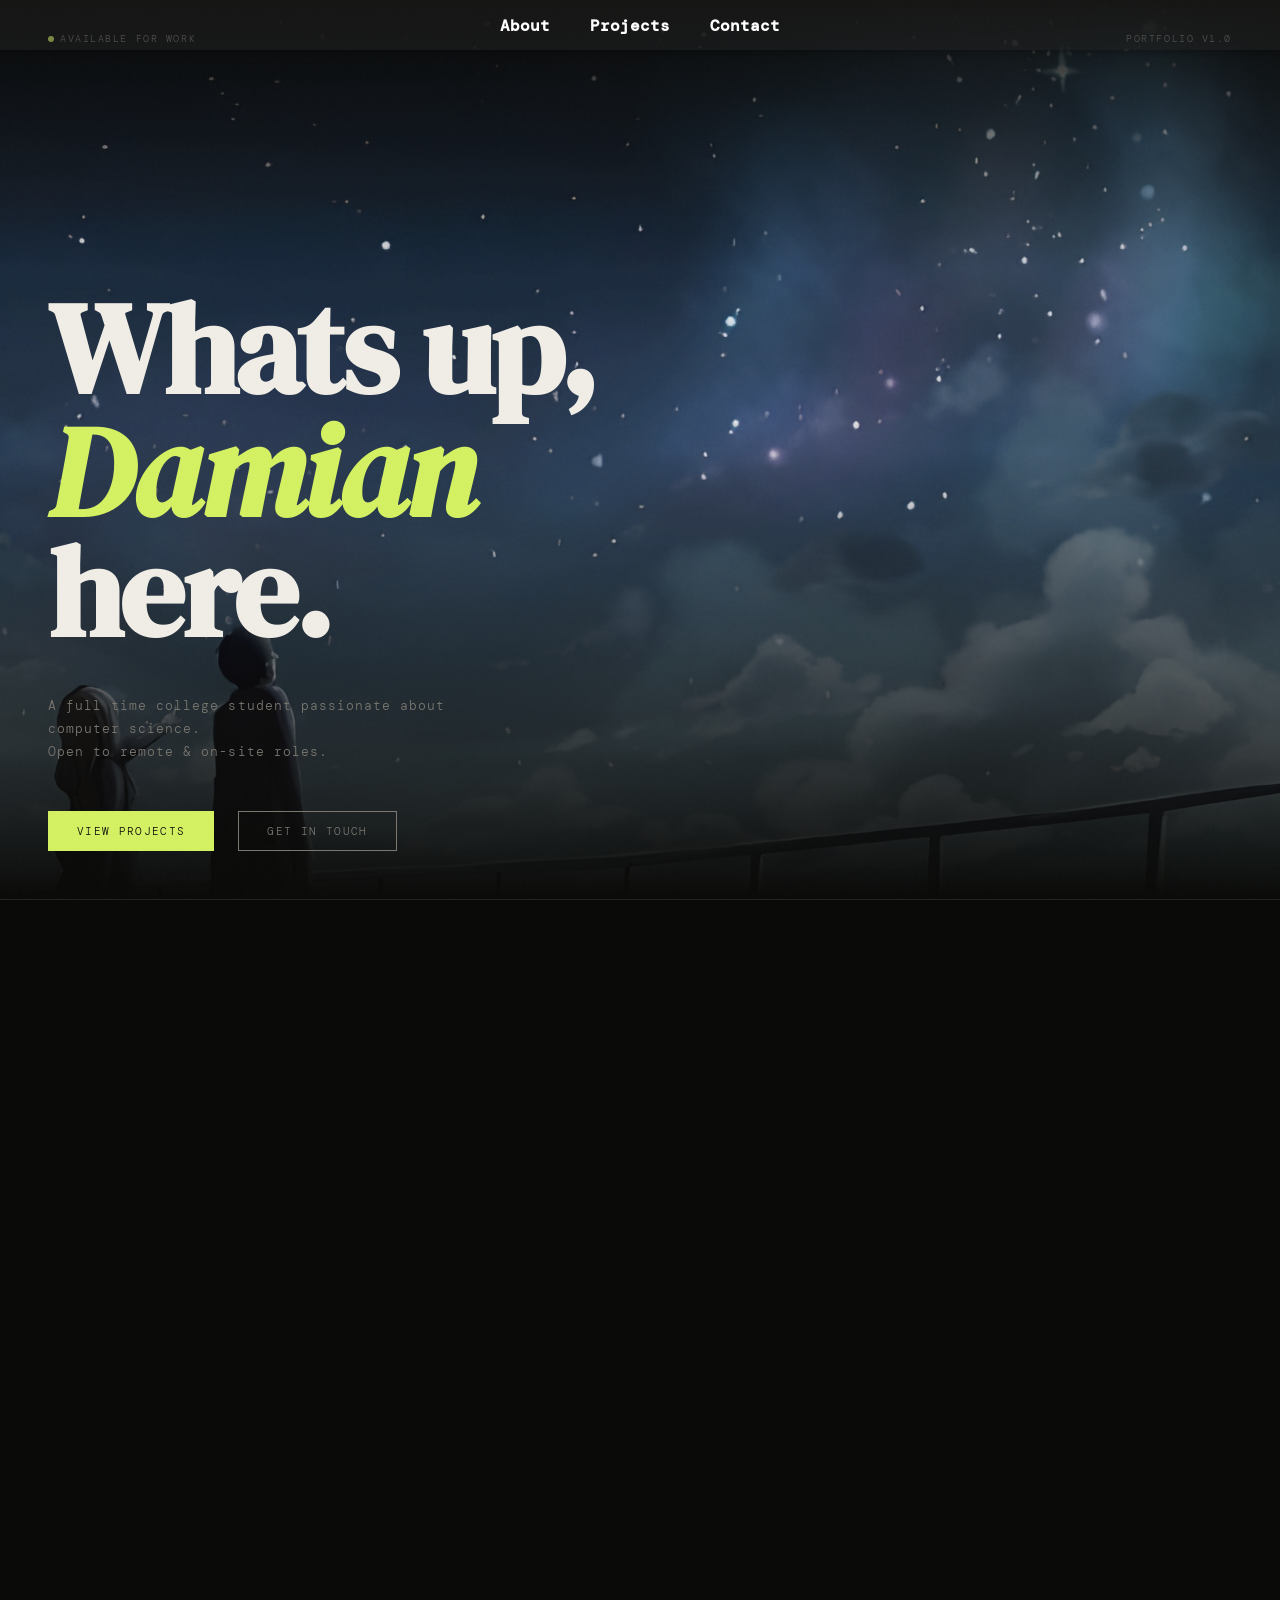
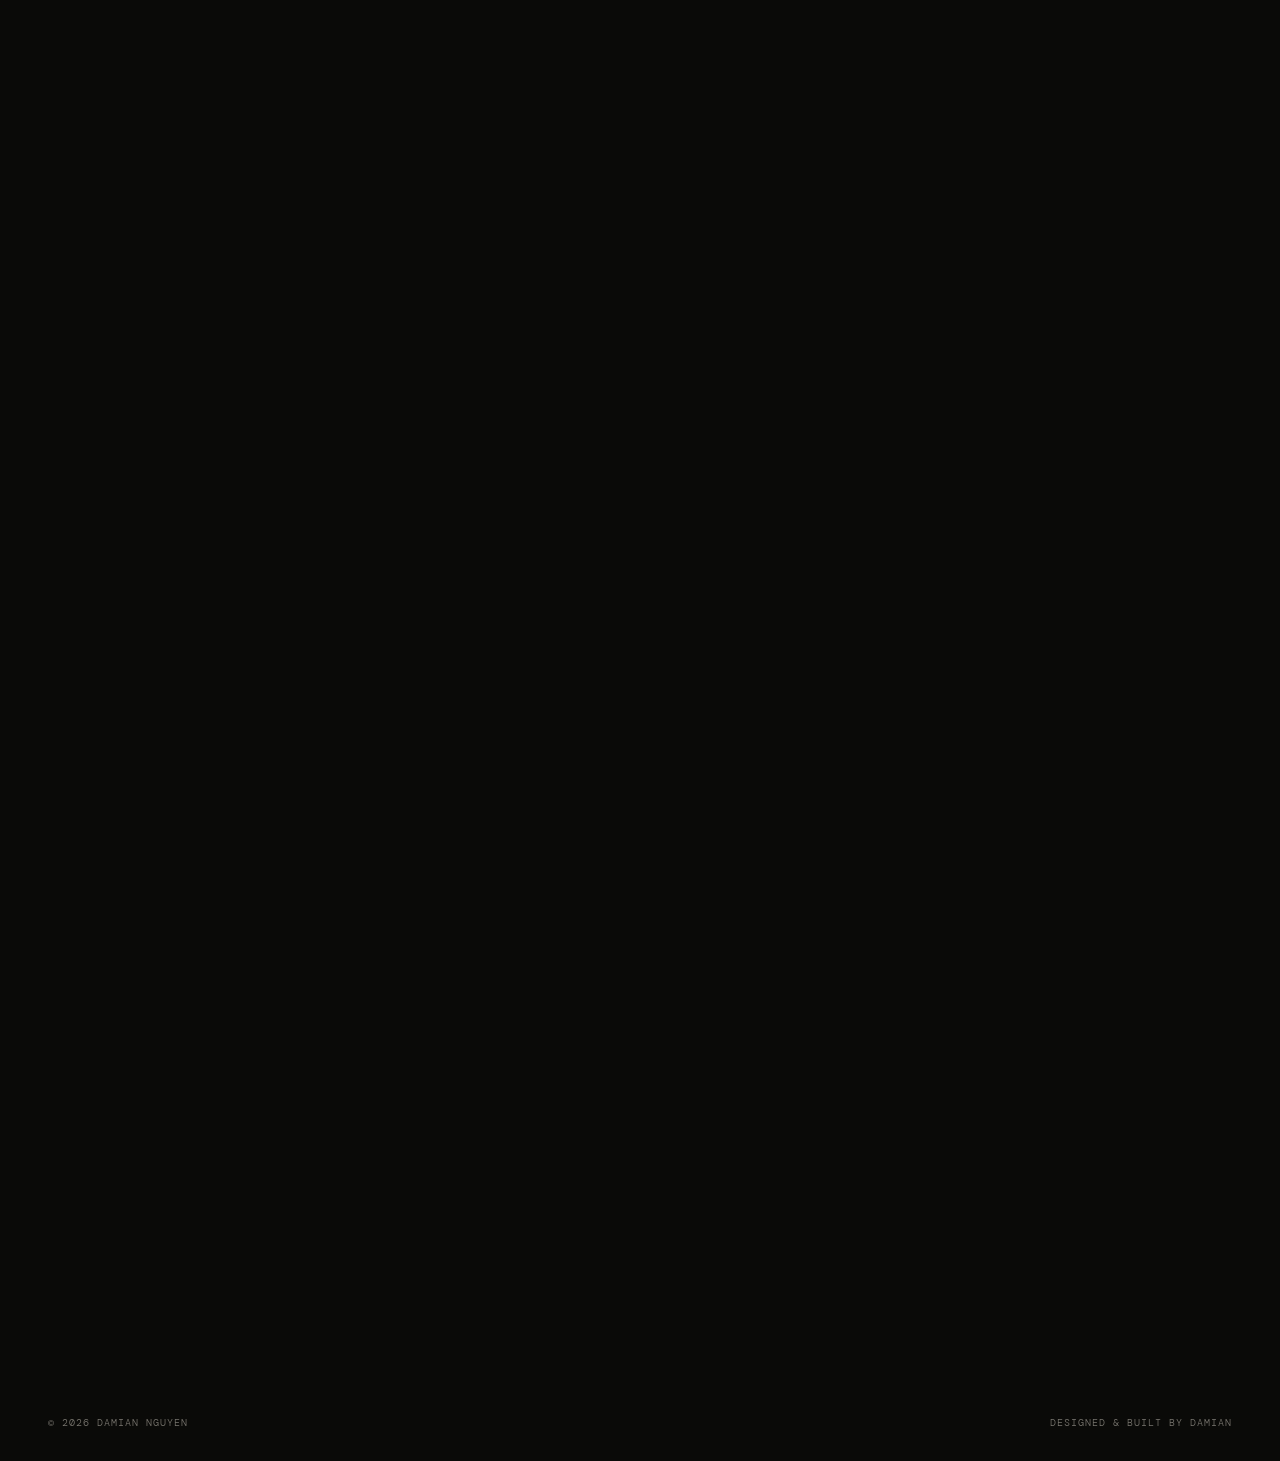
<file: home.html>
<!DOCTYPE html>
<html lang="en">

<head>
  <meta charset="UTF-8" />
  <meta name="viewport" content="width=device-width, initial-scale=1.0" />
  <title>Damian's Portfolio</title>
  <link rel="preconnect" href="https://fonts.googleapis.com">
  <link
    href="https://fonts.googleapis.com/css2?family=DM+Serif+Display:ital@0;1&family=DM+Mono:wght@300;400;500&display=swap"
    rel="stylesheet">
  <!-- External CSS -->
  <link rel="stylesheet" href="css/style.css" />
</head>

<body>
  <nav class="top-tab-bar">
    <a href="#about" class="tab-link">About</a>
    <a href="projects/projects.html" class="tab-link">Projects</a>
    <a href="#contact" class="tab-link">Contact</a>
  </nav>

  <!-- HEADER -->
  <header>
    <div class="hero-image">
      <img src="images/headers/header_banner.jpg" alt="Header banner" />
    </div>
    <div class="status-bar">
      <div><span class="dot"></span>Available for work</div>
      <div>Portfolio v1.0</div>
    </div>
    <div class="hero-content">
      <h1>Whats up, <em>Damian</em><br>here.</h1>
      <p class="tagline">
        A full time college student passionate about computer science.<br>
        Open to remote &amp; on-site roles.
      </p>
      <div class="hero-nav">
        <a href="#projects" class="btn btn-primary">View Projects</a>
        <a href="#contact" class="btn btn-ghost">Get in Touch</a>
      </div>
    </div>
  </header>

  <!-- ABOUT -->
  <section id="about" class="fade-in">
    <div class="section-label"><span>01</span>About</div>
    <div class="about-grid">
      <div class="about-text fade-in-left">
        <h2>Ok so...<br>What does this guy do?</h2>
        <p>
          Hi! I'm <strong>Damian</strong>, a person who just likes to code!
          I've been coding for <strong>6 years</strong> — since around middle school.
        </p>
        <p>
          Anyways, I always loved algorithms, debugging, and problem-solving through programming issues.
          It really feels quite rewarding, and I can't put my finger on why.
        </p>
        <a href="images/resumes/coll_resume.pdf" download class="btn btn-ghost"
          style="display:inline-block;margin-top:0.5rem;">Download CV ↓</a>
      </div>
      <div class="fade-in-right">
        <div class="skills-list stagger-children">
          <div class="skill-item">JavaScript / TypeScript</div>
          <div class="skill-item">React / Next.js</div>
          <div class="skill-item">Node.js</div>
          <div class="skill-item">Python</div>
          <div class="skill-item">Lua</div>
          <div class="skill-item">HTML / CSS</div>
        </div>
      </div>
    </div>
  </section>

  <!-- PROJECTS -->
  <section id="projects" class="fade-in">
    <div class="section-label"><span>02</span>Selected Work</div>
    <div class="projects-grid stagger-children">

      <a href="projects/web_user_storage/simplewebstorage.html" class="project-card">
        <div class="project-image">
          <img src="images/projects/project_1.png" alt="Code preview" />
        </div>
        <div class="project-num">01 —</div>
        <div class="project-title">A simple client-server user system.</div>
        <div class="project-desc">The first project I've done. Has a login and sign-up system.</div>
        <div class="project-footer">
          <div class="project-tags">
            <span class="tag">Python</span>
            <span class="tag">Flask</span>
          </div>
          <span class="project-arrow">↗</span>
        </div>
      </a>

      <!-- Remove this card when you have a real project to replace it -->
      <div class="project-card project-card--dim">
        <div class="project-num">02 —</div>
        <div class="project-title" style="color: var(--muted);">More on the way.</div>
        <div class="project-desc">Currently building. Check back soon or follow along on GitHub.</div>
        <div class="project-footer">
          <div class="project-tags">
            <span class="tag" style="opacity:0.4;">TBD</span>
          </div>
          <span class="project-arrow" style="opacity:0.3;">↗</span>
        </div>
      </div>

    </div>
  </section>

  <!-- CONTACT -->
  <section id="contact" class="fade-in">
    <div class="section-label"><span>03</span>Contact</div>
    <div class="contact-grid">

      <div class="contact-left fade-in-left">
        <h2>Hey, want to<br>reach me?</h2>
        <p>You can email me below. I try to reply within 24 hours.</p>
        <a href="https://mail.google.com/mail/?view=cm&to=d.nguyen82006@gmail.com" target="_blank"
          class="btn btn-primary" style="margin-bottom: 3rem; display:inline-block;">
          Get in Touch →
        </a>
        <div class="contact-links">
          <a href="https://github.com/DNguyen-D" class="contact-link" target="_blank">
            <span>GitHub</span>
            <span class="link-arrow">→</span>
          </a>
        </div>
      </div>

      <div class="contact-right fade-in-right">
        <h3>Quick facts.</h3>
        <div class="contact-fact">
          <div class="contact-fact-row">
            <span>Status</span>
            <span>Open to work</span>
          </div>
          <div class="contact-fact-row">
            <span>Experience</span>
            <span>6 years coding</span>
          </div>
          <div class="contact-fact-row">
            <span>Currently</span>
            <span>Full-time student</span>
          </div>
          <div class="contact-fact-row">
            <span>Availability</span>
            <span>Remote &amp; on-site</span>
          </div>
          <div class="contact-fact-row">
            <span>Response time</span>
            <span>Within 24 hours</span>
          </div>
        </div>
      </div>

    </div>
  </section>

  <!-- FOOTER -->
  <footer>
    <span>© 2026 Damian Nguyen</span>
    <span>Designed &amp; Built by Damian</span>
  </footer>

  <!-- External JavaScript -->
  <script src="js/main.js"></script>
</body>

</html>
</file>
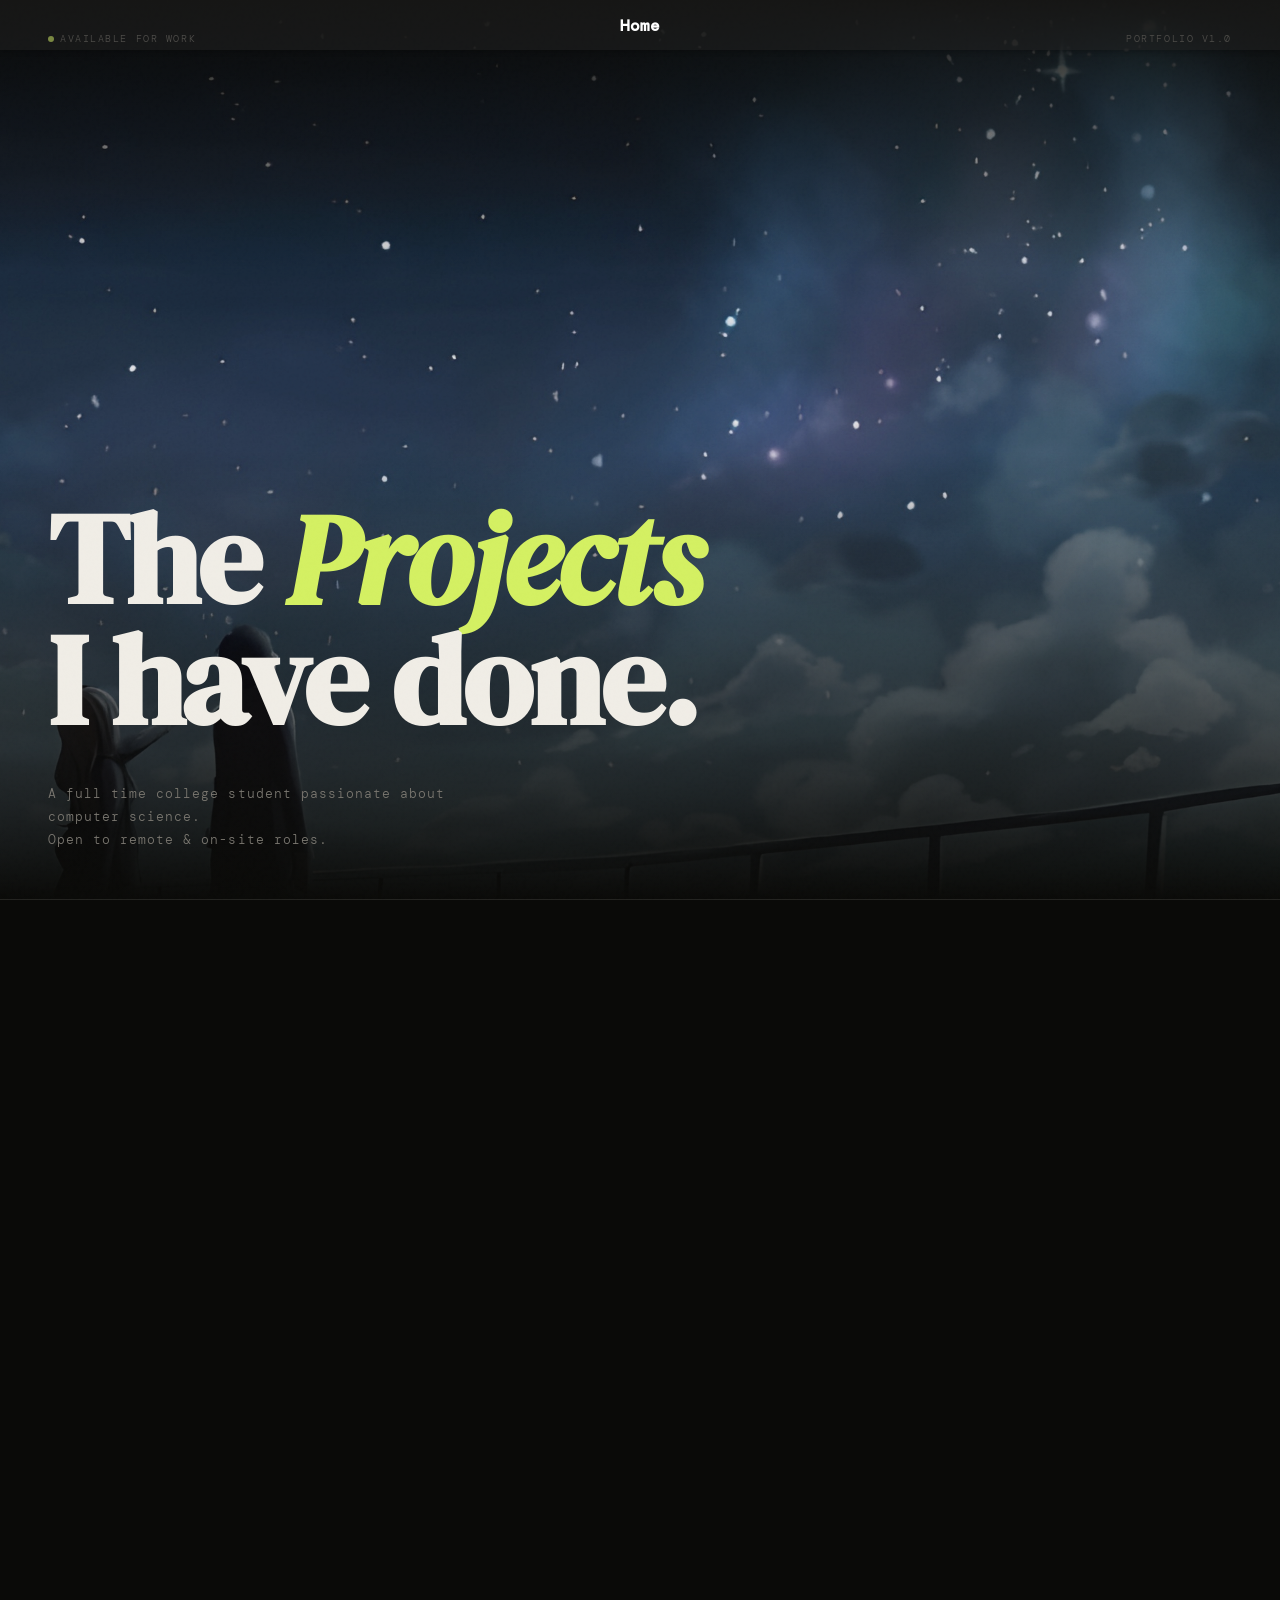
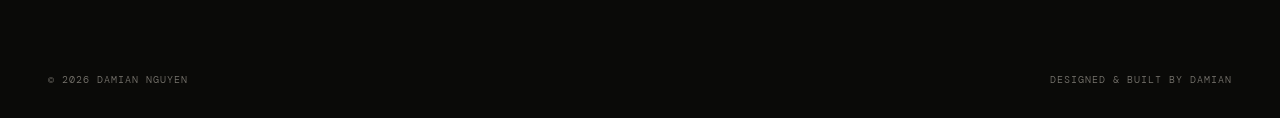
<file: projects/projects.html>
<!DOCTYPE html>
<html lang="en">

<head>
  <meta charset="UTF-8" />
  <meta name="viewport" content="width=device-width, initial-scale=1.0" />
  <title>Damian's Portfolio</title>
  <link rel="preconnect" href="https://fonts.googleapis.com">
  <link
    href="https://fonts.googleapis.com/css2?family=DM+Serif+Display:ital@0;1&family=DM+Mono:wght@300;400;500&display=swap"
    rel="stylesheet">
  <!-- External CSS -->
  <link rel="stylesheet" href="../css/style.css" />
</head>

<body>
  <nav class="top-tab-bar">
    <a href="../home.html" class="tab-link">Home</a>
  </nav>

  <!-- HEADER -->
  <header>
    <div class="hero-image">
      <img src="../images/headers/header_banner.jpg" alt="Header banner" />
    </div>
    <div class="status-bar">
      <div><span class="dot"></span>Available for work</div>
      <div>Portfolio v1.0</div>
    </div>
    <div class="hero-content">
      <h1>The <em>Projects</em><br>I have done.</h1>
      <p class="tagline">
        A full time college student passionate about computer science.<br>
        Open to remote &amp; on-site roles.
      </p>

    </div>
  </header>

  <!-- PROJECTS -->
  <section id="projects" class="fade-in">
    <div class="section-label"><span>02</span>Selected Work</div>
    <div class="projects-grid stagger-children">

      <a href="web_user_storage/simplewebstorage.html" class="project-card">
        <div class="project-image">
          <img src="../images/projects/project_1.png" alt="Code preview" />
        </div>
        <div class="project-num">01 —</div>
        <div class="project-title">A simple client-server user system.</div>
        <div class="project-desc">The first project I've done. Has a login and sign-up system.</div>
        <div class="project-footer">
          <div class="project-tags">
            <span class="tag">Python</span>
            <span class="tag">Flask</span>
          </div>
          <span class="project-arrow">↗</span>
        </div>
      </a>

      <!-- Remove this card when you have a real project to replace it -->
      <div class="project-card project-card--dim">
        <div class="project-num">02 —</div>
        <div class="project-title" style="color: var(--muted);">More on the way.</div>
        <div class="project-desc">Currently building. Check back soon or follow along on GitHub.</div>
        <div class="project-footer">
          <div class="project-tags">
            <span class="tag" style="opacity:0.4;">TBD</span>
          </div>
          <span class="project-arrow" style="opacity:0.3;">↗</span>
        </div>
      </div>

    </div>
  </section>

  <!-- FOOTER -->
  <footer>
    <span>© 2026 Damian Nguyen</span>
    <span>Designed &amp; Built by Damian</span>
  </footer>

  <!-- External JavaScript -->
  <script src="../js/main.js"></script>
</body>

</html>
</file>
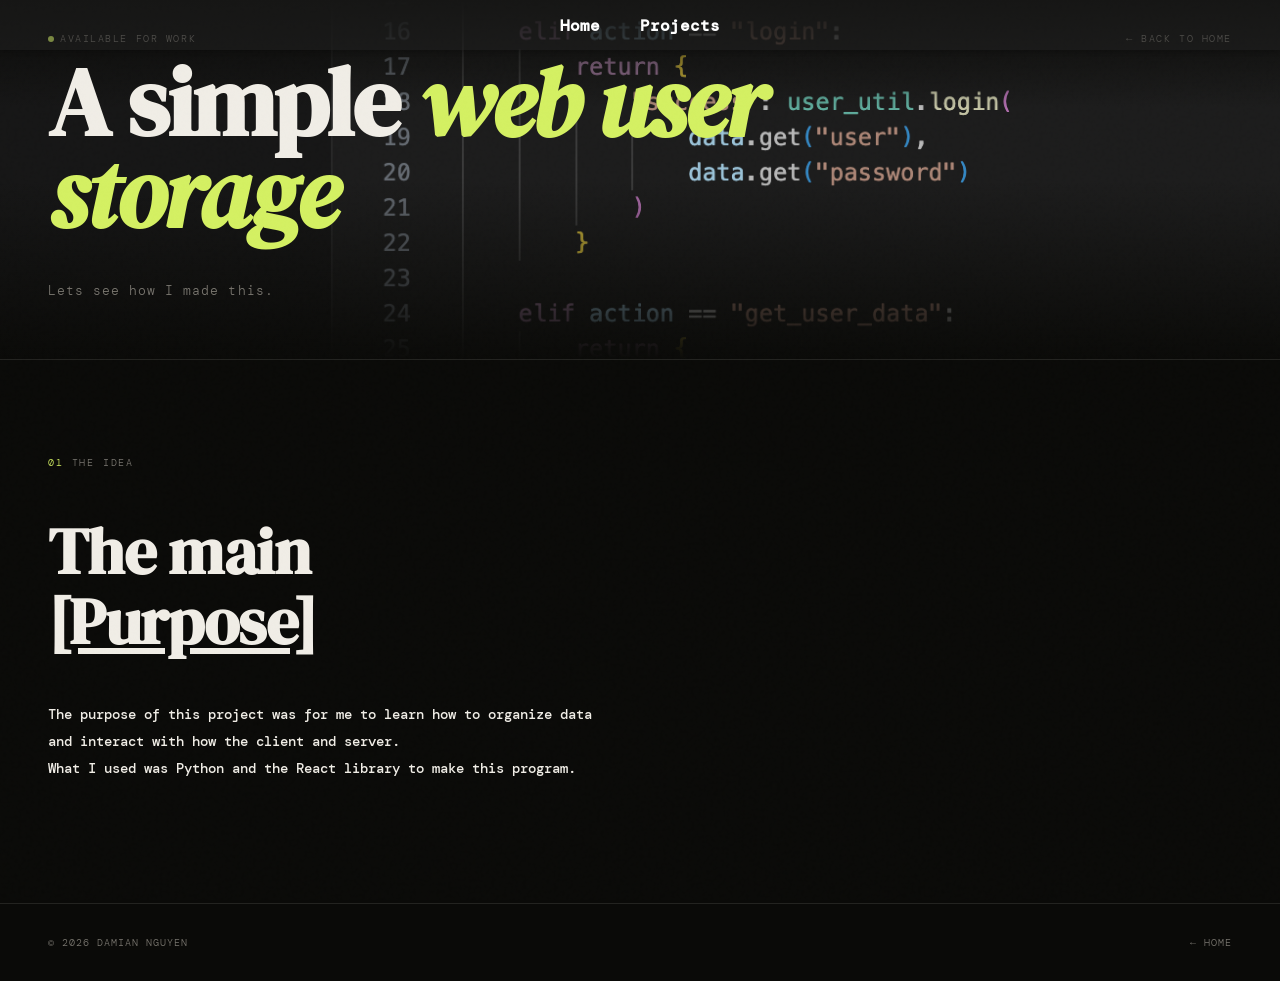
<file: projects/web_user_storage/simplewebstorage.html>
<!DOCTYPE html>
<html lang="en">

<head>
  <meta charset="UTF-8" />
  <meta name="viewport" content="width=device-width, initial-scale=1.0" />
  <title>Projects - Damian's Portfolio</title>
  <link rel="preconnect" href="https://fonts.googleapis.com">
  <link
    href="https://fonts.googleapis.com/css2?family=DM+Serif+Display:ital@0;1&family=DM+Mono:wght@300;400;500&display=swap"
    rel="stylesheet">
  <link rel="stylesheet" href="../../css/style.css" />
</head>

<body>
  <nav class="top-tab-bar">
    <a href="../../home.html" class="tab-link">Home</a>
    <a href="../projects.html" class="tab-link">Projects</a>
  </nav>
  
  <header style="min-height: 40vh; justify-content: center;">
    <div class="hero-image">
      <img src="../../images/projects/project_1.png" alt="Header banner" />
    </div>
    <div class="status-bar">
      <div><span class="dot"></span>Available for work</div>
      <div><a href="../../index.html" style="color: var(--muted); text-decoration: none;">← Back to Home</a></div>
    </div>
    <div class="hero-content">
      <h1 style="font-size: clamp(3rem, 8vw, 6rem);">A simple <em>web user storage</em></h1>
      <p class="tagline">Lets see how I made this.</p>
    </div>
  </header>

  <section id="about" class="fade-in">
    <div class="section-label"><span>01</span>The Idea</div>
      <div class="about-grid">
        <div class="about-text fade-in-left">
          <h2>The main<br><span style="text-decoration: underline;">[Purpose]</span></h2>
          <p>
            <br>
            <strong>The purpose of this project was for me to learn how to organize data and interact with how the client and server.<br>
            What I used was Python and the React library to make this program.</strong>
          </p>
        </div>
      </div>
    </div>
  </section>
    

  <footer>
    <span>© 2026 Damian Nguyen</span>
    <span><a href="../../index.html" style="color: var(--muted); text-decoration: none;">← Home</a></span>
  </footer>

  <script src="../../js/main.js"></script>
</body>

</html>
</file>
<file: css/style.css>
/* css/style.css */
*,
*::before,
*::after {
  box-sizing: border-box;
  margin: 0;
  padding: 0;
}

:root {
  --bg: #0a0a08;
  --ink: #f0ede6;
  --muted: #7a7770;
  --accent: #d4f062;
  --line: #232320;
}

html {
  scroll-behavior: smooth;
}

body {
  background: var(--bg);
  color: var(--ink);
  font-family: 'DM Mono', monospace;
  font-weight: 300;
  overflow-x: hidden;
}

body::before {
  content: '';
  position: fixed;
  inset: 0;
  background-image: url("data:image/svg+xml,%3Csvg viewBox='0 0 256 256' xmlns='http://www.w3.org/2000/svg'%3E%3Cfilter id='noise'%3E%3CfeTurbulence type='fractalNoise' baseFrequency='0.9' numOctaves='4' stitchTiles='stitch'/%3E%3C/filter%3E%3Crect width='100%25' height='100%25' filter='url(%23noise)' opacity='0.04'/%3E%3C/svg%3E");
  pointer-events: none;
  z-index: 100;
  opacity: 0.4;
}

/* ---- HEADER ---- */
header {
  min-height: 100vh;
  display: flex;
  flex-direction: column;
  justify-content: flex-end;
  padding: 3rem;
  border-bottom: 1px solid var(--line);
  position: relative;
}

.hero-image {
  position: absolute;
  inset: 0;
  z-index: 0;
  overflow: hidden;
}

.hero-image img {
  width: 100%;
  height: 100%;
  object-fit: cover;
  object-position: center;
  filter: grayscale(30%) brightness(0.9);
}

.hero-image::after {
  content: '';
  position: absolute;
  inset: 0;
  background: linear-gradient(to bottom, var(--bg) 0%, transparent 30%, transparent 50%, var(--bg) 100%);
}

.hero-content {
  position: relative;
  z-index: 1;
}

.status-bar {
  position: absolute;
  top: 2rem;
  left: 3rem;
  right: 3rem;
  display: flex;
  justify-content: space-between;
  font-size: 0.65rem;
  letter-spacing: 0.15em;
  text-transform: uppercase;
  color: var(--muted);
  z-index: 1;
}

.status-bar .dot {
  display: inline-block;
  width: 6px;
  height: 6px;
  border-radius: 50%;
  background: var(--accent);
  margin-right: 6px;
  animation: pulse 2s ease-in-out infinite;
}

@keyframes pulse {
  0%,
  100% {
    opacity: 1;
  }
  50% {
    opacity: 0.3;
  }
}

h1 {
  font-family: 'DM Serif Display', serif;
  font-size: clamp(3.5rem, 10vw, 9rem);
  line-height: 0.95;
  letter-spacing: -0.02em;
  max-width: 900px;
  opacity: 0;
  transform: translateY(30px);
  animation: rise 0.9s cubic-bezier(0.16, 1, 0.3, 1) 0.2s forwards;
}

h1 em {
  font-style: italic;
  color: var(--accent);
}

.tagline {
  margin-top: 2.5rem;
  font-size: 0.8rem;
  letter-spacing: 0.08em;
  color: var(--muted);
  max-width: 400px;
  line-height: 1.8;
  opacity: 0;
  animation: rise 0.9s cubic-bezier(0.16, 1, 0.3, 1) 0.45s forwards;
}

.hero-nav {
  margin-top: 3rem;
  display: flex;
  gap: 1.5rem;
  opacity: 0;
  animation: rise 0.9s cubic-bezier(0.16, 1, 0.3, 1) 0.6s forwards;
}

.btn {
  display: inline-block;
  padding: 0.75rem 1.75rem;
  font-family: 'DM Mono', monospace;
  font-size: 0.7rem;
  letter-spacing: 0.12em;
  text-transform: uppercase;
  text-decoration: none;
  border: 1px solid currentColor;
  transition: all 0.2s ease;
  cursor: pointer;
}

.btn-primary {
  background: var(--accent);
  color: var(--bg);
  border-color: var(--accent);
}

.btn-primary:hover {
  background: transparent;
  color: var(--accent);
}

.btn-ghost {
  color: var(--muted);
}

.btn-ghost:hover {
  color: var(--ink);
  border-color: var(--ink);
}

@keyframes rise {
  to {
    opacity: 1;
    transform: translateY(0);
  }
}

/* ---- SECTIONS ---- */
section {
  padding: 6rem 3rem;
  border-bottom: 1px solid var(--line);
}

.section-label {
  font-size: 0.62rem;
  letter-spacing: 0.18em;
  text-transform: uppercase;
  color: var(--muted);
  margin-bottom: 3rem;
}

.section-label span {
  color: var(--accent);
  margin-right: 0.5rem;
}

h2 {
  font-family: 'DM Serif Display', serif;
  font-size: clamp(2rem, 5vw, 4rem);
  line-height: 1.1;
  letter-spacing: -0.01em;
  margin-bottom: 1rem;
}

/* ---- ABOUT ---- */
.about-grid {
  display: grid;
  grid-template-columns: 1fr 1fr;
  gap: 4rem;
  align-items: start;
  margin-top: 3rem;
}

.about-text p {
  font-size: 0.85rem;
  line-height: 2;
  color: var(--muted);
  margin-bottom: 1.5rem;
}

.about-text p strong {
  color: var(--ink);
  font-weight: 500;
}

.skills-list {
  display: grid;
  grid-template-columns: 1fr 1fr;
  gap: 0;
}

.skill-item {
  padding: 1rem 0;
  border-bottom: 1px solid var(--line);
  font-size: 0.72rem;
  letter-spacing: 0.06em;
  display: flex;
  align-items: center;
  gap: 0.75rem;
  color: var(--muted);
  transition: color 0.2s;
}

.skill-item:hover {
  color: var(--ink);
}

.skill-item::before {
  content: '';
  width: 4px;
  height: 4px;
  border-radius: 50%;
  background: var(--accent);
  flex-shrink: 0;
}

/* ---- PROJECTS ---- */
.projects-grid {
  display: grid;
  grid-template-columns: repeat(auto-fill, minmax(360px, 1fr));
  gap: 1px;
  background: var(--line);
  margin-top: 3rem;
  border: 1px solid var(--line);
}

.project-card {
  background: var(--bg);
  padding: 2.5rem;
  display: flex;
  flex-direction: column;
  gap: 1rem;
  transition: background 0.2s;
  position: relative;
  overflow: hidden;
  text-decoration: none;
  color: inherit;
}

.project-card:hover {
  background: #111110;
}

.project-card:hover .project-arrow {
  transform: translate(4px, -4px);
}

.project-card--dim {
  cursor: default;
}

.project-card--dim:hover {
  background: var(--bg);
}

.project-num {
  font-size: 0.6rem;
  letter-spacing: 0.15em;
  color: var(--muted);
}

.project-title {
  font-family: 'DM Serif Display', serif;
  font-size: 1.5rem;
  line-height: 1.2;
}

.project-desc {
  font-size: 0.75rem;
  line-height: 1.9;
  color: var(--muted);
  flex: 1;
}

.project-footer {
  display: flex;
  align-items: center;
  justify-content: space-between;
  margin-top: 1rem;
}

.project-tags {
  display: flex;
  gap: 0.5rem;
  flex-wrap: wrap;
}

.tag {
  font-size: 0.6rem;
  letter-spacing: 0.1em;
  text-transform: uppercase;
  padding: 0.25rem 0.6rem;
  border: 1px solid var(--line);
  color: var(--muted);
}

.project-arrow {
  font-size: 1.2rem;
  color: var(--accent);
  transition: transform 0.2s;
}

.project-image {
  width: calc(100% + 5rem);
  margin: -2.5rem -2.5rem 1.5rem -2.5rem;
  height: 200px;
  overflow: hidden;
  position: relative;
}

.project-image img {
  width: 100%;
  height: 100%;
  object-fit: cover;
  display: block;
  filter: grayscale(20%);
  transition: transform 0.4s ease, filter 0.3s ease;
}

.project-card:hover .project-image img {
  transform: scale(1.04);
  filter: grayscale(0%);
}

.project-image::after {
  content: '';
  position: absolute;
  bottom: 0;
  left: 0;
  right: 0;
  height: 60px;
  background: linear-gradient(to bottom, transparent, var(--bg));
}

/* ---- CONTACT ---- */
.contact-grid {
  display: grid;
  grid-template-columns: 1fr 1fr;
  gap: 6rem;
  align-items: start;
  margin-top: 3rem;
}

.contact-left p {
  font-size: 0.82rem;
  line-height: 2;
  color: var(--muted);
  margin: 1.5rem 0 2.5rem;
}

.contact-links {
  display: flex;
  flex-direction: column;
  gap: 0;
  border-top: 1px solid var(--line);
}

.contact-link {
  display: flex;
  align-items: center;
  justify-content: space-between;
  padding: 1.25rem 0;
  border-bottom: 1px solid var(--line);
  text-decoration: none;
  color: var(--muted);
  font-size: 0.72rem;
  letter-spacing: 0.08em;
  transition: color 0.2s;
}

.contact-link:hover {
  color: var(--ink);
}

.contact-link:hover .link-arrow {
  color: var(--accent);
}

.link-arrow {
  transition: transform 0.2s;
}

.contact-link:hover .link-arrow {
  transform: translateX(4px);
}

.contact-right {
  padding-top: 0.5rem;
}

.contact-right h3 {
  font-family: 'DM Serif Display', serif;
  font-size: 1.5rem;
  margin-bottom: 1.5rem;
  color: var(--ink);
}

.contact-fact {
  border-top: 1px solid var(--line);
}

.contact-fact-row {
  display: flex;
  justify-content: space-between;
  align-items: center;
  padding: 1rem 0;
  border-bottom: 1px solid var(--line);
  font-size: 0.7rem;
  letter-spacing: 0.06em;
}

.contact-fact-row span:first-child {
  color: var(--muted);
}

.contact-fact-row span:last-child {
  color: var(--ink);
}

/* ---- FOOTER ---- */
footer {
  padding: 2rem 3rem;
  display: flex;
  justify-content: space-between;
  align-items: center;
  font-size: 0.62rem;
  letter-spacing: 0.1em;
  color: var(--muted);
  text-transform: uppercase;
}

/* ---- RESPONSIVE ---- */
@media (max-width: 700px) {
  header,
  section,
  footer {
    padding: 2rem 1.5rem;
  }

  .about-grid,
  .contact-grid {
    grid-template-columns: 1fr;
    gap: 2rem;
  }

  .status-bar {
    left: 1.5rem;
    right: 1.5rem;
  }

  .hero-nav {
    flex-direction: column;
  }
}

/* ---- FADE ANIMATIONS ---- */
.fade-in {
  opacity: 0;
  transform: translateY(30px);
  transition: opacity 0.8s ease, transform 0.8s ease;
}

.fade-in.visible {
  opacity: 1;
  transform: translateY(0);
}

/* Different directions */
.fade-in-left {
  opacity: 0;
  transform: translateX(-40px);
  transition: opacity 0.8s ease, transform 0.8s ease;
}

.fade-in-left.visible {
  opacity: 1;
  transform: translateX(0);
}

.fade-in-right {
  opacity: 0;
  transform: translateX(40px);
  transition: opacity 0.8s ease, transform 0.8s ease;
}

.fade-in-right.visible {
  opacity: 1;
  transform: translateX(0);
}

.fade-in-scale {
  opacity: 0;
  transform: scale(0.9);
  transition: opacity 0.8s ease, transform 0.8s ease;
}

.fade-in-scale.visible {
  opacity: 1;
  transform: scale(1);
}

/* Stagger children */
.stagger-children > * {
  opacity: 0;
  transform: translateY(20px);
  transition: opacity 0.6s ease, transform 0.6s ease;
}

.stagger-children.visible > *:nth-child(1) { transition-delay: 0.05s; }
.stagger-children.visible > *:nth-child(2) { transition-delay: 0.10s; }
.stagger-children.visible > *:nth-child(3) { transition-delay: 0.15s; }
.stagger-children.visible > *:nth-child(4) { transition-delay: 0.20s; }
.stagger-children.visible > *:nth-child(5) { transition-delay: 0.25s; }
.stagger-children.visible > *:nth-child(6) { transition-delay: 0.30s; }

.stagger-children.visible > * {
  opacity: 1;
  transform: translateY(0);
}

/* The tab bar container */
.top-tab-bar {
  position: fixed;    /* Fixes the bar at the top of the screen */
  top: 0;
  left: 0;
  width: 100%;        /* Stretches the bar across the entire screen width */
  height: 50px;       /* Set height of the bar */
  background-color: rgba(34, 34, 34, 0.5); /* Dark background color */
  display: flex;      /* Aligns the links horizontally next to each other */
  justify-content: center; /* Centers the tabs (use 'flex-start' to align left) */
  box-shadow: 0 2px 5px rgba(0,0,0,0.2); /* Adds a subtle shadow under the bar */
  z-index: 1000;      /* Ensures the tab bar stays on top of other content */
}

/* Individual tab styles */
.tab-link {
  display: flex;
  align-items: center; /* Vertically centers the text inside the tab */
  padding: 0 20px;
  color: #fff;        /* White text color */
  text-decoration: none; /* Removes the default hyperlink underline */
  font-family: 'DM Mono', monospace;
  font-weight: bold;
  transition: background-color 0.3s ease; /* Smooth hover effect transition */
}

.tab-link:hover {
  background-color: rgba(60, 60, 60, 0.5);;
}
</file>
